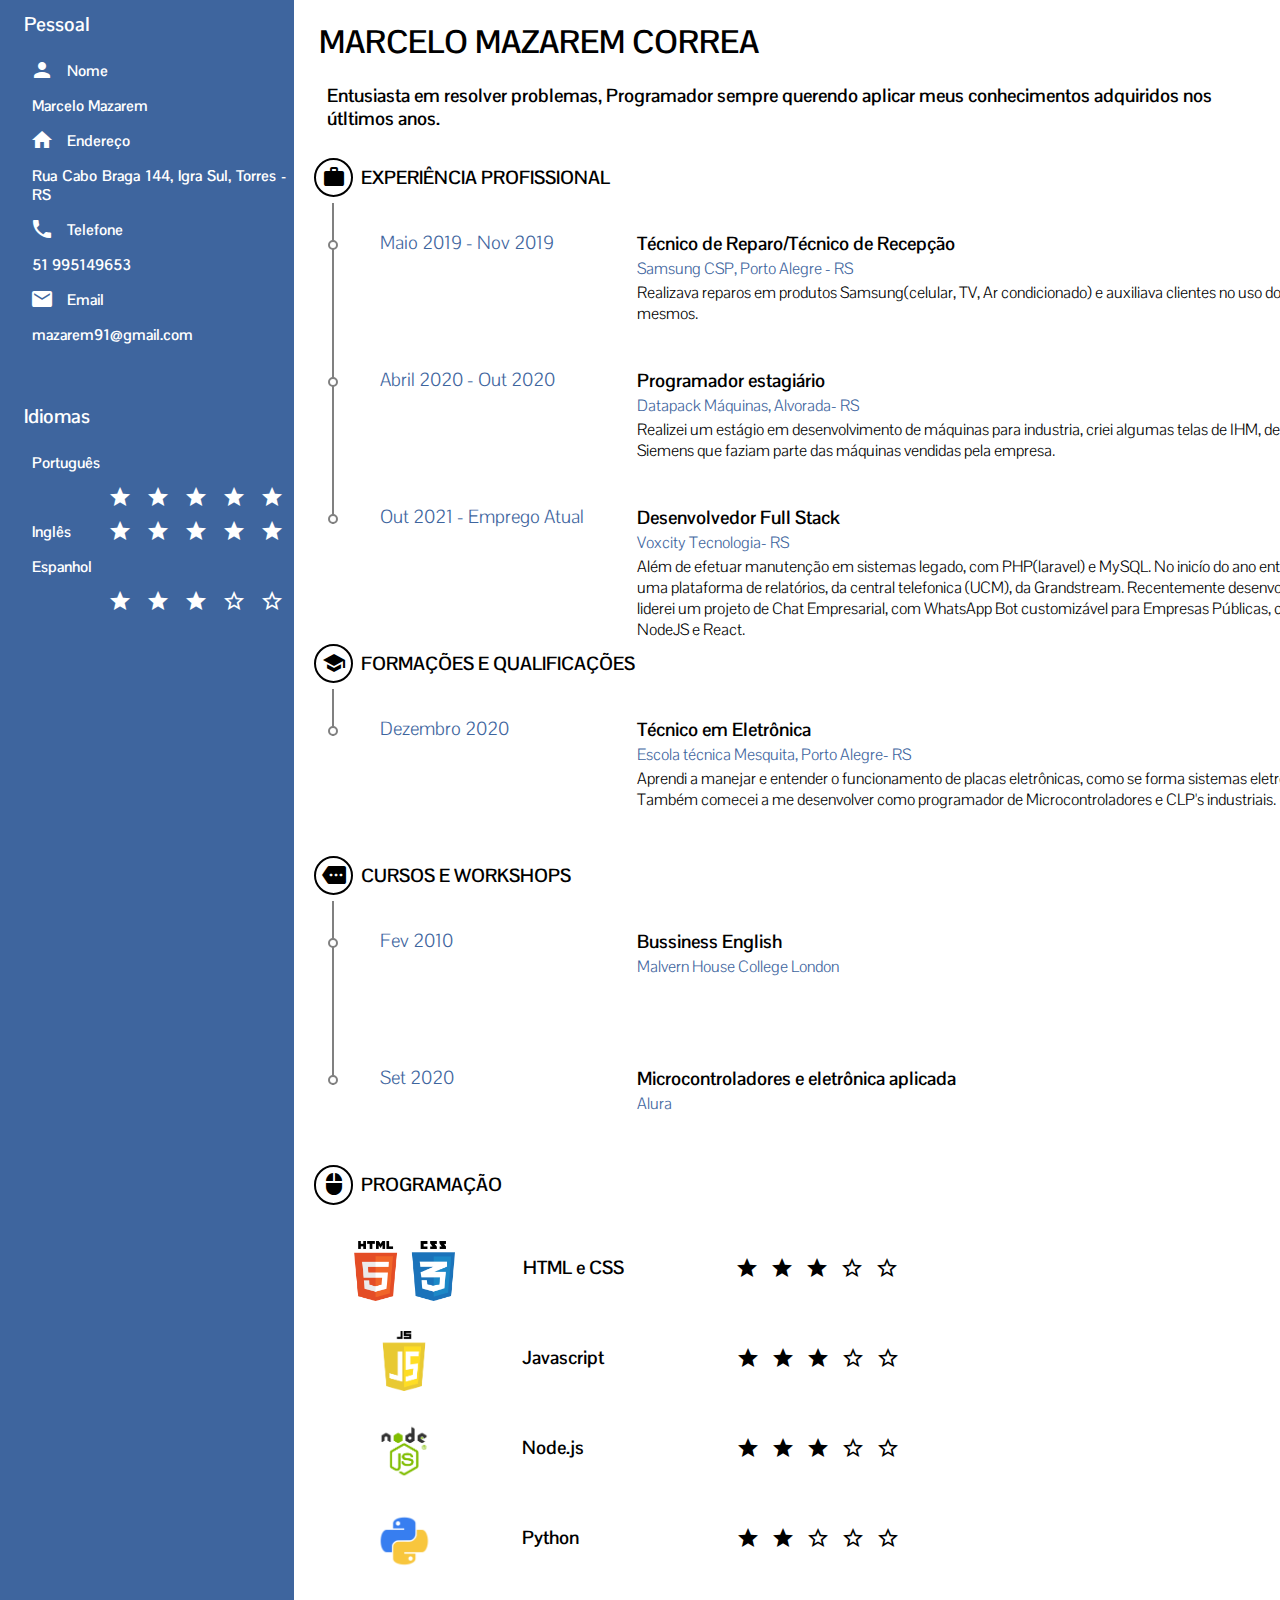
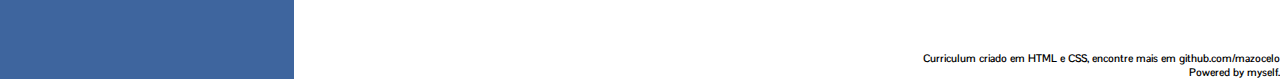
<file: index.html>
<!DOCTYPE html>
<html lang="en">
<head>
    <meta charset="UTF-8">
    <meta http-equiv="X-UA-Compatible" content="IE=edge">
    <meta name="viewport" content="width=device-width, initial-scale=1.0">
    <title>cv</title>
    <link rel="stylesheet" href="./css/cv.css">
    <link rel="preconnect" href="https://fonts.gstatic.com">
    <link href="https://fonts.googleapis.com/css2?family=Pontano+Sans&display=swap" rel="stylesheet">
    <link href="https://fonts.googleapis.com/icon?family=Material+Icons" rel="stylesheet">
</head>
<body>
    <div class="cv">
        <div class="div-lat-esq">
            <div id="dados-pessoais">
                <h2>Pessoal</h2>
                <div class="container-pessoal">
                    <i class="material-icons">person</i>
                    <h3>Nome</h3>
                </div>
                <h3>Marcelo Mazarem</h3>
                <div class="container-pessoal">
                    <i class="material-icons">home</i>
                    <h3>Endereço</h3>
                </div>
                <h3>Rua Cabo Braga 144, Igra Sul, Torres - RS</h3>   
                <!-- 
                    <h3>Rua Pedra De Listra 286 - Saco Grande, Florianópolis - SC</h3>
                     <h3>Av. Ipiranga 3427/202, Partenon, Porto Alegre - RS</h3>
                    <h3>Rua Cabo Braga 144, Igra Sul, Torres - RS</h3>    
                -->
                <div class="container-pessoal">
                    <i class="material-icons">local_phone</i>
                    <h3>Telefone</h3>
                </div>
                <h3>51 995149653</h3>
                <div class="container-pessoal">
                    <i class="material-icons">email</i>
                    <h3>Email</h3>
                </div>
                <h3>mazarem91@gmail.com</h3>
            </div>
            <div class="idiomas">
                <h2>Idiomas</h2>
                <div class="container-idiomas">
                    <h3 class="idioma">Português</h3>
                    <div class="estrelas">
                        <i class=" material-icons">star</i>
                        <i class=" material-icons">star</i>
                        <i class=" material-icons">star</i>
                        <i class=" material-icons">star</i>
                        <i class=" material-icons">star</i>
                    </div>
                    <div class="container-idiomas">
                        <h3 class="idioma">Inglês </h3>
                        <div class="estrelas">
                            <i class=" material-icons">star</i>
                            <i class=" material-icons">star</i>
                            <i class=" material-icons">star</i>
                            <i class=" material-icons">star</i>
                            <i class=" material-icons">star</i>
                        </div>
                    </div>
                    <div class="container-idiomas">
                        <h3 class="idioma">Espanhol</h3>
                        <div class="estrelas">
                            <i class=" material-icons">star</i>
                            <i class=" material-icons">star</i>
                            <i class=" material-icons">star</i>
                            <i class=" material-icons">star_border</i>
                            <i class=" material-icons">star_border</i>
                        </div>
                    </div>
                </div>
            </div>
            <!--
                 <div class="portifolio">
                        <h2>Portifólio</h2>
                        <a href="https://github.com/mazocelo/celodex">Pokedex</a><br>
                        <a href="https://github.com/mazocelo/sanaClient">Sana App</a><br>
                        <a href="https://github.com/mazocelo/minhacasa">Automação caseira</a><br>
                        <a href="https://github.com/mazocelo/fichaVanilla">RPG WEB</a><br>
                  </div>
            -->
        </div>
        <div lass="main">
            <div class="descrip">
                <h1 id="nome">MARCELO MAZAREM CORREA</h1>
                <h3>Entusiasta em resolver problemas, Programador sempre querendo aplicar meus conhecimentos adquiridos nos útltimos anos. </h3>
            </div>
            <div class="container exp-prof">
                <div class="card ">
                    <i class=" material-icons">work</i>
                </div>
                <h3> EXPERIÊNCIA PROFISSIONAL</h3>
            </div>
            <div class="div-data first">
                <div class="bolinhas"></div>
                <div class="data">
                    <h3>Maio 2019 - Nov 2019</h3>
                </div>
                <div class="ocupacao">
                    <h3> <b>Técnico de Reparo/Técnico de Recepção </b></h3>
                    <h4>Samsung CSP, Porto Alegre - RS</h4>
                    <p>Realizava reparos em produtos Samsung(celular, TV, Ar condicionado) e auxiliava clientes no uso dos mesmos.</p>
                </div>
            </div>
            <div class="div-data">
                <div class="bolinhas"></div>
                <div class="data">
                    <h3>Abril 2020 - Out 2020</h3>
                </div>
                <div class="ocupacao">
                    <h3> <b>Programador estagiário</b></h3>
                    <h4>Datapack Máquinas, Alvorada- RS</h4>
                    <p>Realizei um estágio em desenvolvimento de máquinas para industria, criei algumas telas de IHM, de marca Siemens que faziam parte das máquinas vendidas pela empresa.</p>
                </div>
            </div>
             <div class="div-data">
                <div class="bolinhas"></div>
                <div class="data">
                    <h3>Out 2021 - Emprego Atual</h3>
                </div>
                <div class="ocupacao">
                    <h3> <b>Desenvolvedor Full Stack</b></h3>
                    <h4>Voxcity Tecnologia- RS</h4>
                    <p> Além de efetuar manutenção em sistemas legado, com PHP(laravel) e MySQL.
                        No inicío do ano entreguei uma plataforma de relatórios, da central telefonica (UCM), da Grandstream.
                        Recentemente desenvolvi e liderei um projeto de Chat Empresarial, com WhatsApp Bot customizável para Empresas Públicas, com NodeJS e React.
                        
                   </p>
                </div>
            </div>
            <div class=" container formacoes ">
                <div class="card">
                    <i class="material-icons ">school</i>
                </div>
                <h3> FORMAÇÕES E QUALIFICAÇÕES</h3>
            </div>
            <div class="div-data first">
                <div class="bolinhas"></div>
                <div class="data">
                    <h3>Dezembro 2020</h3>
                </div>
                <div class="ocupacao">
                    <h3> <b>Técnico em Eletrônica</b></h3>
                    <h4>Escola técnica Mesquita, Porto Alegre- RS</h4>
                    <p>Aprendi a manejar e entender o funcionamento de placas eletrônicas, como se forma sistemas eletrônicas. Também comecei a me desenvolver como programador de Microcontroladores e CLP's industriais.</p>
                </div>
            </div>
            <!--
            <div class="div-data">
                <div class="bolinhas"></div>
                <div class="data">
                    <h3>Julho 2023</h3>
                </div>
                <div class="ocupacao">
                    <h3> <b>Tecnólogo em Análise e Desenvolvimento de Sistemas</b></h3>
                    <h4>UNICESUMAR, EAD</h4>
                    <p>Continuando a busca pelo aprimoramento, entendendo mais sobre negócios modernos e digitais, da forma mais prática, com aprofundamento no mundo da TI.</p>
                </div>
            </div>
            -->
            <div class="container cursos ">
                <div class="card">
                    <i class="material-icons ">more</i>
                </div>
                <h3>CURSOS E WORKSHOPS</h3>
            </div>
            <div class="div-data first">
                <div class="bolinhas"></div>
                <div class="data">
                    <h3>Fev 2010</h3>
                </div>
                <div class="ocupacao">
                    <h3> <b>Bussiness English</b></h3>
                    <h4>Malvern House College London</h4>
                </div>
            </div>
            <div class="div-data">
                <div class="bolinhas"></div>
                <div class="data">
                    <h3>Set 2020</h3>
                </div>
                <div class="ocupacao">
                    <h3> <b>Microcontroladores e eletrônica aplicada</b></h3>
                    <h4>Alura</h4>
                </div>
            </div>
            <div class="container programacao ">
                <div class="card">
                    <i class="material-icons ">mouse</i>
                </div>
                <h3> PROGRAMAÇÃO</h3>
            </div>
            <div class="conhecimento">
                <img class="simbolo double-img" src="./css/htmlCss.png" alt="simbolo html e css">
                <h3 class="titulo-conhecimento html-titulo">HTML e CSS</h3>
                <i class="estrelinha material-icons">star</i>
                <i class="estrelinha material-icons">star</i>
                <i class="estrelinha material-icons">star</i>
                <i class="estrelinha material-icons">star_border</i>
                <i class="estrelinha material-icons">star_border</i>
            </div>
            <div class="conhecimento">
                <img class="simbolo" src="./css/javascript.png" alt="simbolo Javascript">
                <h3 class="titulo-conhecimento">Javascript</h3>
                <i class="estrelinha material-icons">star</i>
                <i class="estrelinha material-icons">star</i>
                <i class="estrelinha material-icons">star</i>
                <i class="estrelinha material-icons">star_border</i>
                <i class="estrelinha material-icons">star_border</i>
            </div>
            <div class="conhecimento">
                <img class="simbolo" src="./css/NODEJS.png" alt="simbolo NodeJS">
                <h3 class="titulo-conhecimento">Node.js</h3>
                <i class="estrelinha material-icons">star</i>
                <i class="estrelinha material-icons">star</i>
                <i class="estrelinha material-icons">star</i>
                <i class="estrelinha material-icons">star_border</i>
                <i class="estrelinha material-icons">star_border</i>
            </div>
            <div class="conhecimento">
                <img class="simbolo" src="./css/python.png" alt="simbolo python">
                <h3 class="titulo-conhecimento">Python</h3>
                <i class="estrelinha material-icons">star</i>
                <i class="estrelinha material-icons">star</i>
                <i class="estrelinha material-icons">star_border</i>
                <i class="estrelinha material-icons">star_border</i>
                <i class="estrelinha material-icons">star_border</i>
            </div>
            <footer class="rodape">
                <h6>
                    Curriculum criado em HTML e CSS, encontre mais em <a href="https://github.com/mazocelo"> github.com/mazocelo</a>
                </h6>
                <h6>
                    Powered by myself.
                </h6>
            </footer>
        </div>
    </div>
</body>
</html>
</file>
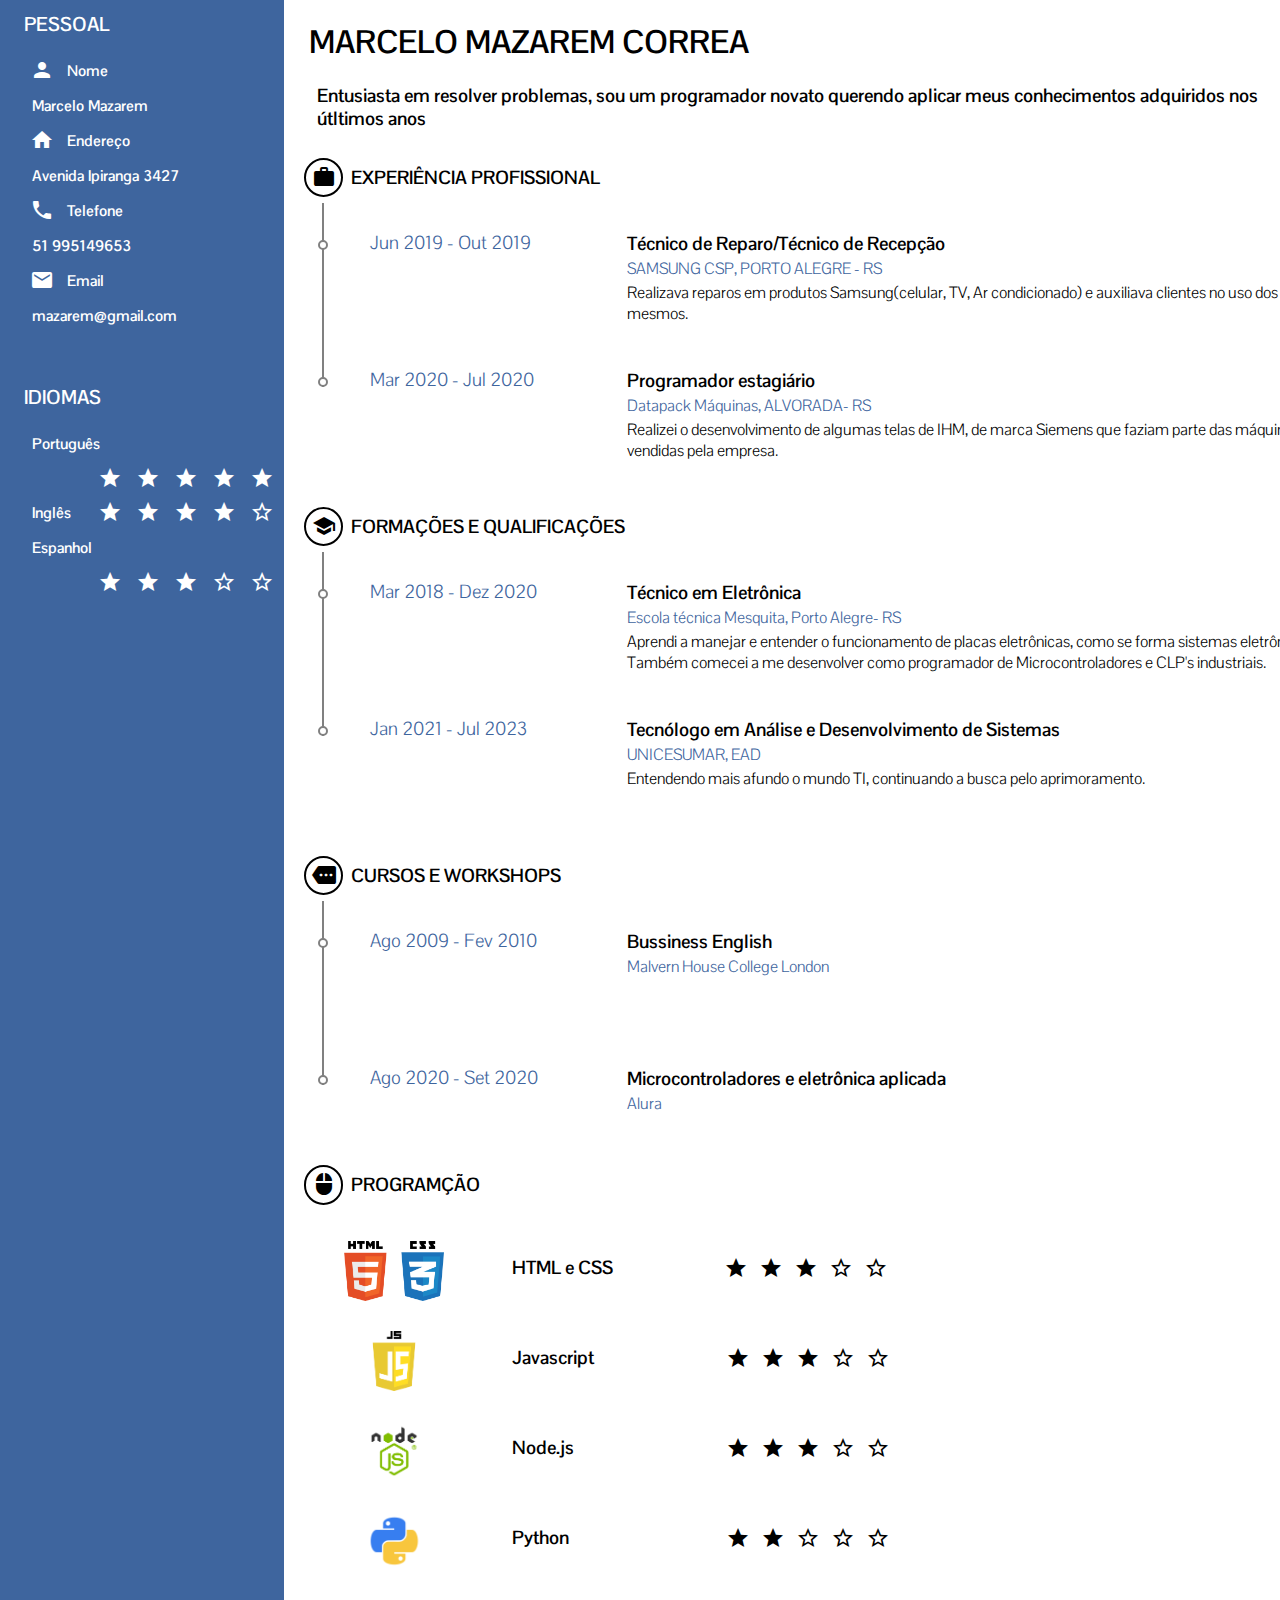
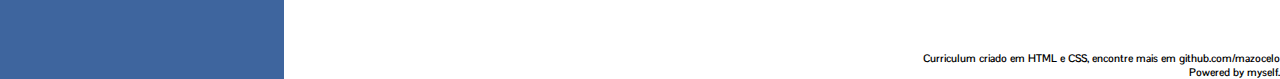
<file: cv.html>
<!DOCTYPE html>

<html lang="en">

<head>
    <meta charset="UTF-8">
    <meta http-equiv="X-UA-Compatible" content="IE=edge">
    <meta name="viewport" content="width=device-width, initial-scale=1.0">
    <title>cv</title>
    <link rel="stylesheet" href="./css/cv.css">
    <link rel="preconnect" href="https://fonts.gstatic.com">
    <link href="https://fonts.googleapis.com/css2?family=Pontano+Sans&display=swap" rel="stylesheet">
    <link href="https://fonts.googleapis.com/icon?family=Material+Icons" rel="stylesheet">
</head>

<body>
    <div class="cv">
        <div class="div-lat-esq">
            <div id="dados-pessoais">
                <h2>PESSOAL</h2>
                <div class="container-pessoal">
                    <i class="material-icons">person</i>
                    <h3>Nome</h3>
                </div>

                <h3>Marcelo Mazarem</h3>
                <div class="container-pessoal">
                    <i class="material-icons">home</i>
                    <h3>Endereço</h3>
                </div>
                <h3>Avenida Ipiranga 3427</h3>

                <div class="container-pessoal">
                    <i class="material-icons">local_phone</i>
                    <h3>Telefone</h3>
                </div>
                <h3>51 995149653</h3>
                <div class="container-pessoal">
                    <i class="material-icons">email</i>
                    <h3>Email</h3>
                </div>
                <h3>mazarem@gmail.com</h3>
            </div>

            <div class="idiomas">
                <h2>IDIOMAS</h2>
                <div class="container-idiomas">
                    <h3 class="idioma">Português</h3>
                    <div class="estrelas">
                        <i class=" material-icons">star</i>
                        <i class=" material-icons">star</i>
                        <i class=" material-icons">star</i>
                        <i class=" material-icons">star</i>
                        <i class=" material-icons">star</i>
                    </div>
                    <div class="container-idiomas">
                        <h3 class="idioma">Inglês </h3>
                        <div class="estrelas">
                            <i class=" material-icons">star</i>
                            <i class=" material-icons">star</i>
                            <i class=" material-icons">star</i>
                            <i class=" material-icons">star</i>
                            <i class=" material-icons">star_border</i>
                        </div>
                    </div>
                    <div class="container-idiomas">
                        <h3 class="idioma">Espanhol</h3>
                        <div class="estrelas">
                            <i class=" material-icons">star</i>
                            <i class=" material-icons">star</i>
                            <i class=" material-icons">star</i>
                            <i class=" material-icons">star_border</i>
                            <i class=" material-icons">star_border</i>
                        </div>
                    </div>

                </div>
            </div>
        </div>

        <div lass="main">

            <div class="descrip">
                <h1 id="nome">MARCELO MAZAREM CORREA</h1>
                <h3>Entusiasta em resolver problemas, sou um programador novato querendo aplicar meus conhecimentos adquiridos nos útltimos anos </h3>
            </div>

            <div class="container exp-prof">
                <div class="card ">
                    <i class=" material-icons">work</i>
                </div>
                <h3> EXPERIÊNCIA PROFISSIONAL</h3>
            </div>
            <div class="div-data first">
                <div class="bolinhas"></div>
                <div class="data">
                    <h3>Jun 2019 - Out 2019</h3>
                </div>
                <div class="ocupacao">
                    <h3> <b>Técnico de Reparo/Técnico de Recepção </b></h3>
                    <h4>SAMSUNG CSP, PORTO ALEGRE - RS</h4>
                    <p>Realizava reparos em produtos Samsung(celular, TV, Ar condicionado) e auxiliava clientes no uso dos mesmos.</p>
                </div>
            </div>
            <div class="div-data">
                <div class="bolinhas"></div>
                <div class="data">
                    <h3>Mar 2020 - Jul 2020</h3>
                </div>
                <div class="ocupacao">
                    <h3> <b>Programador estagiário</b></h3>
                    <h4>Datapack Máquinas, ALVORADA- RS</h4>
                    <p>Realizei o desenvolvimento de algumas telas de IHM, de marca Siemens que faziam parte das máquinas vendidas pela empresa.</p>
                </div>

            </div>

            <div class=" container formacoes ">
                <div class="card">
                    <i class="material-icons ">school</i>
                </div>
                <h3> FORMAÇÕES E QUALIFICAÇÕES</h3>
            </div>
            <div class="div-data first">
                <div class="bolinhas"></div>
                <div class="data">
                    <h3>Mar 2018 - Dez 2020</h3>
                </div>
                <div class="ocupacao">
                    <h3> <b>Técnico em Eletrônica</b></h3>
                    <h4>Escola técnica Mesquita, Porto Alegre- RS</h4>
                    <p>Aprendi a manejar e entender o funcionamento de placas eletrônicas, como se forma sistemas eletrônicas. Também comecei a me desenvolver como programador de Microcontroladores e CLP's industriais.</p>
                </div>
            </div>
            <div class="div-data">
                <div class="bolinhas"></div>
                <div class="data">
                    <h3>Jan 2021 - Jul 2023</h3>
                </div>
                <div class="ocupacao">
                    <h3> <b>Tecnólogo em Análise e Desenvolvimento de Sistemas</b></h3>
                    <h4>UNICESUMAR, EAD</h4>
                    <p>Entendendo mais afundo o mundo TI, continuando a busca pelo aprimoramento.</p>
                </div>
            </div>

            <div class="container cursos ">
                <div class="card">
                    <i class="material-icons ">more</i>
                </div>
                <h3>CURSOS E WORKSHOPS</h3>
            </div>
            <div class="div-data first">
                <div class="bolinhas"></div>
                <div class="data">
                    <h3>Ago 2009 - Fev 2010</h3>
                </div>
                <div class="ocupacao">
                    <h3> <b>Bussiness English</b></h3>
                    <h4>Malvern House College London</h4>
                </div>
            </div>
            <div class="div-data">
                <div class="bolinhas"></div>
                <div class="data">
                    <h3>Ago 2020 - Set 2020</h3>
                </div>
                <div class="ocupacao">
                    <h3> <b>Microcontroladores e eletrônica aplicada</b></h3>
                    <h4>Alura</h4>
                </div>
            </div>
            <div class="container programacao ">
                <div class="card">
                    <i class="material-icons ">mouse</i>
                </div>
                <h3> PROGRAMÇÃO</h3>
            </div>
            <div class="conhecimento">
                <img class="simbolo double-img" src="./css/htmlCss.png" alt="simbolo html e css">
                <h3 class="titulo-conhecimento html-titulo">HTML e CSS</h3>
                <i class="estrelinha material-icons">star</i>
                <i class="estrelinha material-icons">star</i>
                <i class="estrelinha material-icons">star</i>
                <i class="estrelinha material-icons">star_border</i>
                <i class="estrelinha material-icons">star_border</i>
            </div>
            <div class="conhecimento">
                <img class="simbolo" src="./css/javascript.png" alt="simbolo Javascript">
                <h3 class="titulo-conhecimento">Javascript</h3>
                <i class="estrelinha material-icons">star</i>
                <i class="estrelinha material-icons">star</i>
                <i class="estrelinha material-icons">star</i>
                <i class="estrelinha material-icons">star_border</i>
                <i class="estrelinha material-icons">star_border</i>
            </div>
            <div class="conhecimento">
                <img class="simbolo" src="./css/NODEJS.png" alt="simbolo NodeJS">
                <h3 class="titulo-conhecimento">Node.js</h3>
                <i class="estrelinha material-icons">star</i>
                <i class="estrelinha material-icons">star</i>
                <i class="estrelinha material-icons">star</i>
                <i class="estrelinha material-icons">star_border</i>
                <i class="estrelinha material-icons">star_border</i>
            </div>
            <div class="conhecimento">
                <img class="simbolo" src="./css/python.png" alt="simbolo python">
                <h3 class="titulo-conhecimento">Python</h3>
                <i class="estrelinha material-icons">star</i>
                <i class="estrelinha material-icons">star</i>
                <i class="estrelinha material-icons">star_border</i>
                <i class="estrelinha material-icons">star_border</i>
                <i class="estrelinha material-icons">star_border</i>
            </div>
            <footer class="rodape">
                <h6>

                    Curriculum criado em HTML e CSS, encontre mais em <a href="https://github.com/mazocelo"> github.com/mazocelo</a>
                </h6>
                <h6>
                    Powered by myself.
                </h6>
            </footer>


        </div>
    </div>
</body>

</html>
</file>
<file: css/cv.css>
body{
    /**/
    margin:0;
    padding:0;
}
.cv {
    display: flex;
    font-family: 'Pontano Sans', sans-serif;
    height: 100%;
}

.div-lat-esq {
    display: block;
    padding: 0px 0 0 24px;
    width: fit-content;
    text-align: justify;
    font-size: small;
    background-color: #3e659e;
/*  border-top-left-radius: 3%;
    border-bottom-left-radius: 3%;
    border: 1px gray solid; */
    color: #FFFFFF;
}

.div-lat-esq h2 {
    margin-top: 12px;
}

.main {
    display: flex;
    padding-left: 60px;
    flex-direction: column;
    flex-flow: column;
}

.descrip {
    padding-left: 25px;
}

.card {
    border: black 2px solid;
    border-radius: 50%;
    width: 2.2rem;
    height: 2.2rem;
}

.container-pessoal {
    display: flex;
}

.idiomas {
    padding-top: 40px;
}
.portifolio{
   padding-top: 40px;
  }

.portifolio a{
  text-decoration: none; 
  padding:10px;
  margin:5px;
  font-size: 1.5em;
  color: black;
}

.portifolio a:link{
    color: white;
    text-decoration: none;    
}
.portifolio a:visited{
    color: white;
    text-decoration: none;    
}

a:link{
    color: black;
    text-decoration: none;    
}


a:visited{
    color: black;
    text-decoration: none;    
}
.container-idiomas {
    display: block;
    clear: both;
}

.idioma {
    float: left;
}

.estrelas {
    padding-right: 5px;
    padding-left: 10px;
    float: right;
}

.container {
    display: flex;
    padding: 20px;
    margin: 0 auto;
    padding-bottom: 6px;
}

h3 {
    padding: 0px;
    margin: 8px;
}

i {
    margin: 5px;
    padding-left: 1px;
}

.div-data {
    padding: 0px 0px 27px 38px;
    margin: 0px 0px 0px 38px;
    border-left: 2px grey solid;
    font-weight: lighter;
    height: 110px;
    /* font-family: ;*/
    position: relative;
}

.first {
    height: 20px;
}

.bolinhas {
    position: absolute;
    left: -42px;
    bottom: 0px;
    border: 2px grey solid;
    border-radius: 50%;
    width: 6px;
    height: 6px;
    margin-left: 36px;
    background-color: white;
}

.data {
    position: absolute;
    bottom: -22px;
    color: #3e659e;
    font-size: 1rem;
    padding-bottom: 10px;
}

.data h3 {
    font-weight: 100;
}

.ocupacao {
    position: absolute;
    bottom: -32px;
    left: 300px;
}

.ocupacao p {
    margin: 0;
    margin-left: 3px;
    padding: 0;
    position: absolute;
    width: 700px;
}

.ocupacao h3 {
    margin: 3px;
}

.ocupacao h4 {
    margin: 3px;
    color: #3e659e;
    font-weight: 200;
}

.formacoes,
.cursos {
    margin-top: 100px;
}

.programacao {
    margin-top: 60px
}

.conhecimento {
    display: flex;
    padding-top: 30px;
}

.simbolo {
    height: 60px;
    width: auto;
    padding-left: 80px;
    padding-top: 0;
}

.titulo-conhecimento {
    padding: 15px 80px 0 80px;
    margin-top: 0;
    width: 120px;
}

.estrelinha {
    margin-top: 0;
    padding-top: 15px;
}

.double-img {
    padding-left: 60px;
}

.html-titulo {
    padding-right: 78px;
    padding-left: 60px;
}

.rodape {
    padding-top: 80px;  
    text-align: right;
}

footer h6 {
    margin: 0;
    padding: 0;
}
</file>
